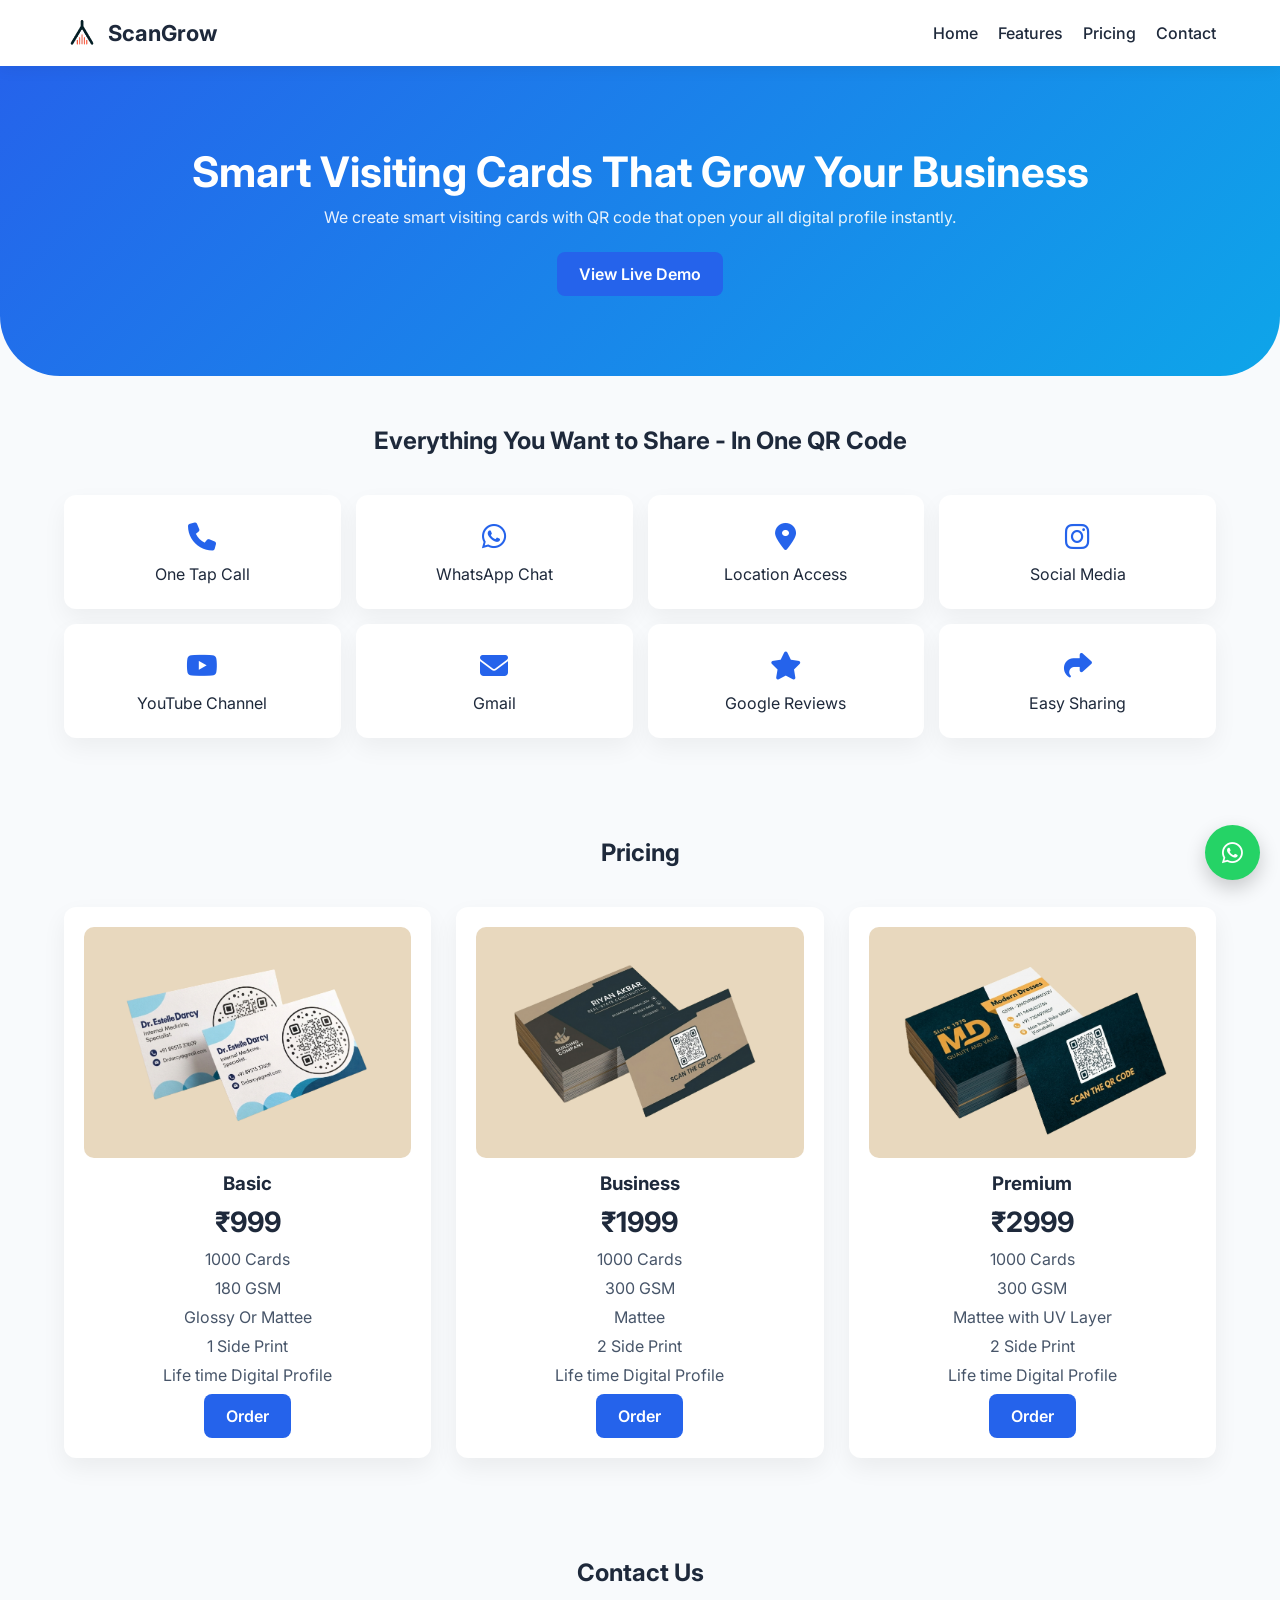
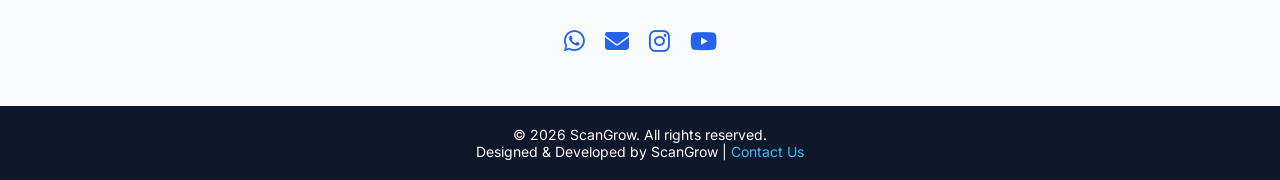
<file: index.html>
<!DOCTYPE html>
<html lang="en">
<head>

<meta charset="UTF-8">
<meta name="viewport" content="width=device-width, initial-scale=1.0">
<link href="https://unpkg.com/aos@2.3.4/dist/aos.css" rel="stylesheet">


<title>ScanGrow | Smart Visiting Cards</title>

<link href="https://fonts.googleapis.com/css2?family=Inter:wght@400;600;700&display=swap" rel="stylesheet">

<!-- FONT AWESOME -->
<link rel="stylesheet" href="https://cdnjs.cloudflare.com/ajax/libs/font-awesome/6.5.0/css/all.min.css"/>
<!-- WHATSAPP FLOAT BUTTON -->
<a href="https://wa.me/918951337609?text=More%20info%20about%20Smart%20Visiting%20Cards" class="whatsapp-float" target="_blank"> <i class="fa-brands fa-whatsapp"></i> </a>

<style>
.whatsapp-float{
text-decoration: none;
position:fixed;
bottom:20px;
right:20px;
background:#25D366;
color:white;
font-size:24px;
width:55px;
height:55px;
display:flex;
align-items:center;
justify-content:center;
border-radius:50%;
box-shadow:0 8px 20px rgba(0,0,0,0.2);
z-index:1000;
transition:.3s;
}

.whatsapp-float:hover{
transform:scale(1.1);
background:#1ebe5d;
}
</style>

<style>

*{margin:0;padding:0;box-sizing:border-box;}

body{
font-family:'Inter',sans-serif;
background:#f8fafc;
color:#1e293b;
}

/* CONTAINER */
.container{
width:90%;
max-width:1200px;
margin:auto;
}

/* HEADER */
header{
background:#fff;
box-shadow:0 4px 15px rgba(0,0,0,0.05);
position:sticky;
top:0;
z-index:1000;
}

.nav{
display:flex;
justify-content:space-between;
align-items:center;
padding:15px 0;
}

.logo{
font-size:22px;
font-weight:700;
}

.nav-links{
display:flex;
gap:20px;
}

.nav-links a{
text-decoration:none;
color:#1e293b;
font-weight:500;
}

.menu-toggle{
display:none;
font-size:22px;
cursor:pointer;
}

/* BUTTON */
.btn{
padding:12px 22px;
background:#2563eb;
color:white;
border-radius:8px;
text-decoration:none;
font-weight:600;
display:inline-block;
transition:.3s;
}
.btn:hover{background:#1d4ed8;}

/* HERO */
.hero{
padding:80px 0;
text-align:center;
background:linear-gradient(135deg,#2563eb,#0ea5e9);
color:white;
border-bottom-left-radius:60px;
border-bottom-right-radius:60px;
}

.hero h1{
font-size:42px;
margin-bottom:10px;
}

.hero p{
opacity:0.9;
max-width:650px;
margin:auto;
margin-bottom:25px;
}

/* GRID */
.grid{
  display: grid;
  grid-template-columns: repeat(2, 1fr); /* mobile default */
  gap: 15px;
}

/* Tablet */
@media (min-width: 600px){
  .grid{
    grid-template-columns: repeat(3, 1fr);
  }
}

/* Desktop */
@media (min-width: 900px){
  .grid{
    grid-template-columns: repeat(4, 1fr);
  }
}

.card{
background:white;
padding:25px;
border-radius:12px;
text-align:center;
box-shadow:0 10px 25px rgba(0,0,0,0.05);
transition:.3s;
}
.card:hover{
transform:translateY(-5px);
}

/* ICON */
.icon{
font-size:28px;
margin-bottom:10px;
color:#2563eb;
}

/* SECTION */
.section{
padding:50px 0;
}
.section h2{
text-align:center;
margin-bottom:40px;
}

/* PRICING */
.pricing{
display:grid;
grid-template-columns:repeat(auto-fit,minmax(280px,1fr));
gap:25px;
}

.price-card{
background:white;
padding:20px;
border-radius:12px;
text-align:center;
box-shadow:0 10px 25px rgba(0,0,0,0.06);
transition:.3s;
}
.price-card:hover{
transform:scale(1.03);
}

.price-card img{
width:100%;
border-radius:10px;
margin-bottom:10px;
}

.price{
font-size:28px;
font-weight:700;
margin:10px 0;
}

.price-card ul{
list-style:none;
}
.price-card li{
margin:9px 0;
color:#475569;
}

/* CONTACT */
.contact-icons{
display:flex;
justify-content:center;
gap:20px;
margin-top:20px;
}

.contact-icons a{
font-size:24px;
color:#2563eb;
}

/* MOBILE */
@media(max-width:768px){

.nav-links{
position:absolute;
top:60px;
left:0;
width:100%;
background:#fff;
flex-direction:column;
align-items:center;
display:none;
padding:20px 0;
}

.nav-links.active{
display:flex;
}

.menu-toggle{
display:block;
}
.hero h1{font-size:28px;}
}

.logo {
  display: flex;
  align-items: center;
  gap: 8px;
  font-size: 22px;
  font-weight: 700;
}

.logo img {
  width: 36px;
  height: auto;
}

section {
  scroll-margin-top: 50px;
}
</style>
</head>

<body>

<!-- HEADER -->
<header>
  <div class="container nav">

    <div class="logo">
      <img src="assets/logo.png" alt="ScanGrow Logo">
      <span>ScanGrow</span>
    </div>

    <div class="menu-toggle" onclick="toggleMenu()">
      <i class="fa-solid fa-bars"></i>
    </div>

    <div class="nav-links" id="navLinks">
      <a href="#">Home</a>
      <a href="#features">Features</a>
      <a href="#pricing">Pricing</a>
      <a href="#contact">Contact</a>
    </div>

  </div>
</header>

<!-- HERO -->
<section class="hero">
<div class="container">
<h1>Smart Visiting Cards That Grow Your Business</h1>
<p>We create smart visiting cards with QR code that open your all digital profile instantly.</p>
<a class="btn" href="https://scangrow.in/demo" target="_blank">
  View Live Demo
</a>
</div>
</section>

<!-- FEATURES -->
<section class="section" id="features">
<div class="container">
<h2>Everything You Want to Share - In One QR Code</h2>

<div class="grid">

<div class="card">
<div class="icon"><i class="fa-solid fa-phone"></i></div>
One Tap Call
</div>

<div class="card">
<div class="icon"><i class="fa-brands fa-whatsapp"></i></div>
WhatsApp Chat
</div>

<div class="card">
<div class="icon"><i class="fa-solid fa-location-dot"></i></div>
Location Access
</div>

<div class="card">
<div class="icon"><i class="fa-brands fa-instagram"></i></div>
Social Media
</div>

<div class="card">
<div class="icon"><i class="fa-brands fa-youtube"></i></div>
YouTube Channel
</div>

<div class="card">
<div class="icon"><i class="fa-solid fa-envelope"></i></div>
Gmail
</div>

<div class="card">
<div class="icon"><i class="fa-solid fa-star"></i></div>
Google Reviews
</div>

<div class="card">
<div class="icon"><i class="fa-solid fa-share"></i></div>
Easy Sharing
</div>


</div>
</div>
</section>

<!-- PRICING -->
<section class="section" id="pricing">
<div class="container">
<h2>Pricing</h2>

<div class="pricing">

<div class="price-card">
<img src="assets/pic1.jpg">
<h3>Basic</h3>
<div class="price">₹999</div>
<ul>
<li>1000 Cards</li>
<li>180 GSM</li>
<li>Glossy Or Mattee</li>
<li>1 Side Print</li>
<li>Life time Digital Profile</li>
</ul>
<a class="btn" href="https://wa.me/918951337609?text=Want%20Basic%20Smart%20Visiting%20Cards" target="_blank">
  Order
</a>
</div>

<div class="price-card">
<img src="assets/pic2.jpg">
<h3>Business</h3>
<div class="price">₹1999</div>
<ul>
<li>1000 Cards</li>
<li>300 GSM</li>
<li>Mattee</li>
<li>2 Side Print</li>
<li>Life time Digital Profile</li>
</ul>
<a class="btn" href="https://wa.me/918951337609?text=Want%20Business%20Smart%20Visiting%20Cards" target="_blank">
  Order
</a>
</div>

<div class="price-card">
<img src="assets/pic3.jpg">
<h3>Premium</h3>
<div class="price">₹2999</div>
<ul>
<li>1000 Cards</li>
<li>300 GSM</li>
<li>Mattee with UV Layer</li>
<li>2 Side Print</li>
<li>Life time Digital Profile</li>
</ul>
<a class="btn" href="https://wa.me/918951337609?text=Want%20Premium%20Smart%20Visiting%20Cards" target="_blank">
  Order
</a>
</div>

</div>
</div>
</section>

<!-- CONTACT -->
<section class="section" id="contact">
<div class="container" style="text-align:center;">
<h2>Contact Us</h2>

<div class="contact-icons">
<a href="https://wa.me/918951337609?text=More%20info%20about%20Smart%20Visiting%20Cards" target="_blank">
  <i class="fa-brands fa-whatsapp"></i>
</a>

<a href="https://mail.google.com/mail/?view=cm&fs=1&to=scangrowofficial@gmail.com" target="_blank">
    <i class="fa-solid fa-envelope"></i>
</a>
<a href="https://www.instagram.com/scangrow.in" target="_blank">
  <i class="fa-brands fa-instagram"></i>
</a>

<a href="https://www.youtube.com/@scangrow" target="_blank">
  <i class="fa-brands fa-youtube"></i>
</a>


</div>
</section>

<footer style="text-align:center;padding:20px;background:#0f172a;color:white;font-size:14px;">
  <p>© 2026 ScanGrow. All rights reserved.</p>
  <p>
    Designed & Developed by ScanGrow | 
    <a href="https://mail.google.com/mail/?view=cm&fs=1&to=scangrowofficial@gmail.com" target="_blank" style="color:#38bdf8;text-decoration:none;">
      Contact Us
    </a>
  </p>
</footer>

<script>
function toggleMenu(){
document.getElementById("navLinks").classList.toggle("active");
}
</script>
<script src="https://unpkg.com/aos@2.3.4/dist/aos.js"></script> <script> AOS.init({ duration:1000, once:true }); </script>
<script>
const navLinks = document.getElementById("navLinks");

function toggleMenu() {
  navLinks.classList.toggle("active");
}

// Auto close when any link is clicked
document.querySelectorAll("#navLinks a").forEach(link => {
  link.addEventListener("click", () => {
    navLinks.classList.remove("active");
  });
});
</script>
</body>
</html>
</file>
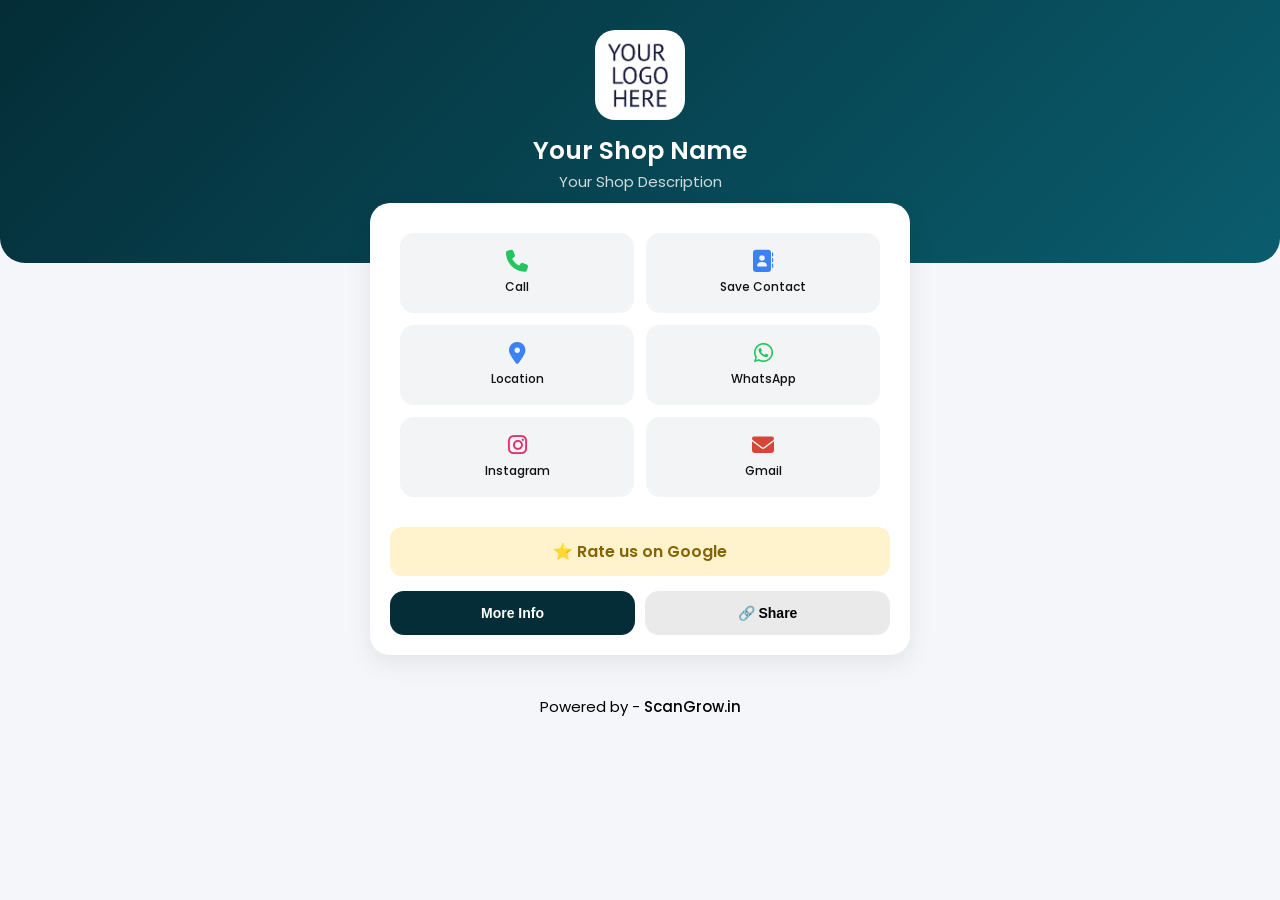
<file: demo/index.html>
<!DOCTYPE html>
<html lang="en">
<head>
<meta charset="UTF-8">
<meta name="viewport" content="width=device-width, initial-scale=1.0">
<title>ScanGrow Demo</title>

<!-- Google tag (gtag.js) -->
<script async src="https://www.googletagmanager.com/gtag/js?id=G-F76BPDDP36"></script>
<script>
  window.dataLayer = window.dataLayer || [];
  function gtag(){dataLayer.push(arguments);}
  gtag('js', new Date());

  gtag('config', 'G-F76BPDDP36');
</script>

<link href="https://fonts.googleapis.com/css2?family=Poppins:wght@400;600&display=swap" rel="stylesheet">
<link rel="stylesheet" href="https://cdnjs.cloudflare.com/ajax/libs/font-awesome/6.5.0/css/all.min.css" />

<style>
body{
  margin:0;
  font-family:Poppins;
  background:#f5f6fa;
}

/* HEADER */
.header{
  background:linear-gradient(135deg,#042d37,#0a5c6d);
  color:#fff;
  padding:30px 20px 70px;
  text-align:center;
  border-bottom-left-radius:25px;
  border-bottom-right-radius:25px;
}

.logo{
  width:90px;
  height:90px;
  border-radius:20px;
  background:#fff;
  margin:auto;
  overflow:hidden;
}

.logo img{
  width:100%;
  height:100%;
  object-fit:cover;
}

.title{
  font-size:25px;
  margin-top:12px;
  font-weight:600;
}

.subtitle{
  font-size:15px;
  opacity:.8;
}

/* MAIN CARD */
.card{
  background:#fff;
  margin:-45px 15px 20px;
  border-radius:20px;
  padding:20px;
  box-shadow:0 8px 25px rgba(0,0,0,.08);
}

/* BUTTON GRID */
.actions{
  display:grid;
  grid-template-columns:repeat(auto-fit,minmax(110px,1fr));
  gap:10px;
  margin-bottom:20px;
}

.action-btn{
  background:#f1f2f6;
  padding:12px;
  border-radius:14px;
  font-size:13px;
  text-align:center;
  text-decoration:none;
  color:#333;
  font-weight:600;
  transition:.2s;
}

.action-btn:hover{
  background:#042d37;
  color:#fff;
}

/* GOOGLE REVIEW */
.review{
  margin:15px 0;
}

.review a{
  display:block;
  text-align:center;
  background:#fff3cd;
  padding:12px;
  border-radius:12px;
  text-decoration:none;
  font-weight:600;
  color:#856404;
}

/* BIG BUTTONS */
.big-buttons{
  display:flex;
  gap:10px;
  margin-top:15px;
}

.big-btn{
  flex:1;
  padding:14px;
  border-radius:14px;
  border:none;
  font-weight:600;
  font-size:14px;
  cursor:pointer;
}

.about-btn{
  background:#042d37;
  color:#fff;
}

.share-btn{
  background:#eaeaea;
}

/* ABOUT */
#about{
  display:none;
  margin-top:15px;
  font-size:14px;
  line-height:1.6;
}

/* RESPONSIVE */
@media (min-width:768px){
  .card{
    max-width:500px;
    margin:-60px auto 30px;
  }
}

.action-grid {
  display: grid;
  grid-template-columns: repeat(2, 1fr);
  gap: 12px;
  padding: 10px;
}

.action-card {
  display: flex;
  flex-direction: column;
  align-items: center;
  justify-content: center;

  height: 80px;
  border-radius: 14px;

  background: #f3f4f6;
  color: #111;

  text-decoration: none;
  font-family: 'Poppins', sans-serif;

  transition: all 0.25s ease;
}

/* ICON */
.action-card i {
  font-size: 22px;
  margin-bottom: 6px;
}

/* TEXT */
.action-card span {
  font-size: 12px;
  font-weight: 500;
}

/* HOVER */
.action-card:hover {
  transform: translateY(-3px);
  background: #042d37;
  color: white;
}

/* PRIMARY (CALL BUTTON SPECIAL) */
.action-card.primary {
  background: #111;
  color: white;
}

/* DEFAULT ICON */
.action-card i {
  font-size: 22px;
  margin-bottom: 6px;
  color: #111;
}

/* BRAND COLORS */
.action-card.whatsapp i {
  color: #22c55e;
}

.action-card.instagram i {
  color: #E1306C;
}

.action-card.youtube i {
  color: #FF0000;
}

.action-card.location i {
  color: #3b82f6;
}

.action-card.call i {
  color: #22c55e;
}

.action-card.envelope i {
  color: #D44638;
}

.action-card.save-contact i {
  color: #3b82f6;
}

.action-card.snapchat i {
  background: #FFFC00;
    color: #000;
}

</style>
</head>

<body>

<div class="header">
  <div class="logo">
    <img src="../assets/demo.jpg" alt="logo">
  </div>
  <div class="title">Your Shop Name</div>
  <div class="subtitle">Your Shop Description</div>
</div>

<div class="card">

  <!-- ACTION BUTTONS -->
  <div class="actions">

   <div class="action-grid">

  <a href="tel:+916364369405" class="action-card call" target="_blank">
    <i class="fa-solid fa-phone"></i>
    <span>Call</span>
  </a>

<a href="contact.vcf" download class="action-card save-contact">
  <i class="fa-solid fa-address-book"></i>
  <span>Save Contact</span>
</a>

<a href="https://maps.app.goo.gl/382ZDhrJkkBmwn739" class="action-card location" target="_blank">
    <i class="fa-solid fa-location-dot"></i>
    <span>Location</span>
  </a>

  <a href="https://wa.me/916364369405?text=Want%20Basic%20Smart%20Visiting%20Cards" class="action-card whatsapp" target="_blank">
    <i class="fa-brands fa-whatsapp"></i>
    <span>WhatsApp</span>
  </a>
  

  <a href="https://www.instagram.com/scangrow.in" class="action-card instagram" target="_blank">
    <i class="fa-brands fa-instagram"></i>
    <span>Instagram</span>
  </a>
  
  <a href="https://mail.google.com/mail/?view=cm&fs=1&to=scangrowofficial@gmail.com" class="action-card envelope" target="_blank">
    <i class="fa-solid fa-envelope"></i>
    <span>Gmail</span>
  </a>
  

</div>
  
  </div>

  <!-- GOOGLE REVIEW -->
  <div class="review">
    <a href="https://www.google.com/search?sca_esv=ab7f61c36d6d1228&rlz=1C1CHBD_enIN955IN955&sxsrf=ANbL-n72_QOr5No7Rlzily_Kdk0RQ2K0vg:1774609138821&si=AL3DRZEsmMGCryMMFSHJ3StBhOdZ2-6yYkXd_doETEE1OR-qOXTUbRBEmLp1iU0PF9FKsWYOGXqPp7QkkPNxSI7oJZyqakzCNx2hQyzGwN_5K6EL9Q0tJHEeBtqmg3g7LwPIyFMKshKbpRgsj8N8I8SxC6DeU2XnFLun0OjdVD7sYg07hClw7Zs%3D&q=Paper+N+Print+%28Thermal+Billing+Roll+Supplier%29+Reviews&sa=X&ved=2ahUKEwjFsNaa9r-TAxU4SmwGHeqcIfgQ0bkNegQINxAH&biw=1440&bih=739&dpr=1" target="_blank">
      ⭐ Rate us on Google
    </a>
  </div>

  <!-- BIG BUTTONS -->
  <div class="big-buttons">
    <button class="big-btn about-btn" onclick="toggleAbout()">More Info</button>
    <button class="big-btn share-btn" onclick="sharePage()">🔗 Share</button>
  </div>

  <!-- ABOUT -->
  <div id="about">
    <p>
      Show more about your shop, your services, and everything you offer.<br><br>
      With - ScanGrow
    </p>
  </div>

</div>

<script>
function toggleAbout(){
  let a=document.getElementById("about");
  a.style.display = (a.style.display==="block") ? "none" : "block";
}

function sharePage(){
  if(navigator.share){
    navigator.share({
      title:"ScanGrow Demo",
      text:"Check this out",
      url:window.location.href
    });
  }else{
    alert("Sharing not supported on this device");
  }
}
</script>
<footer style="text-align:center; padding:10px; font-size:15px; color:#000000;">
  Powered by - 
  <a href="https://scangrow.in" target="_blank" style="color:#000000; text-decoration:none; font-weight:500;">
    ScanGrow.in
  </a>
</footer>
</body>
</html>
</file>
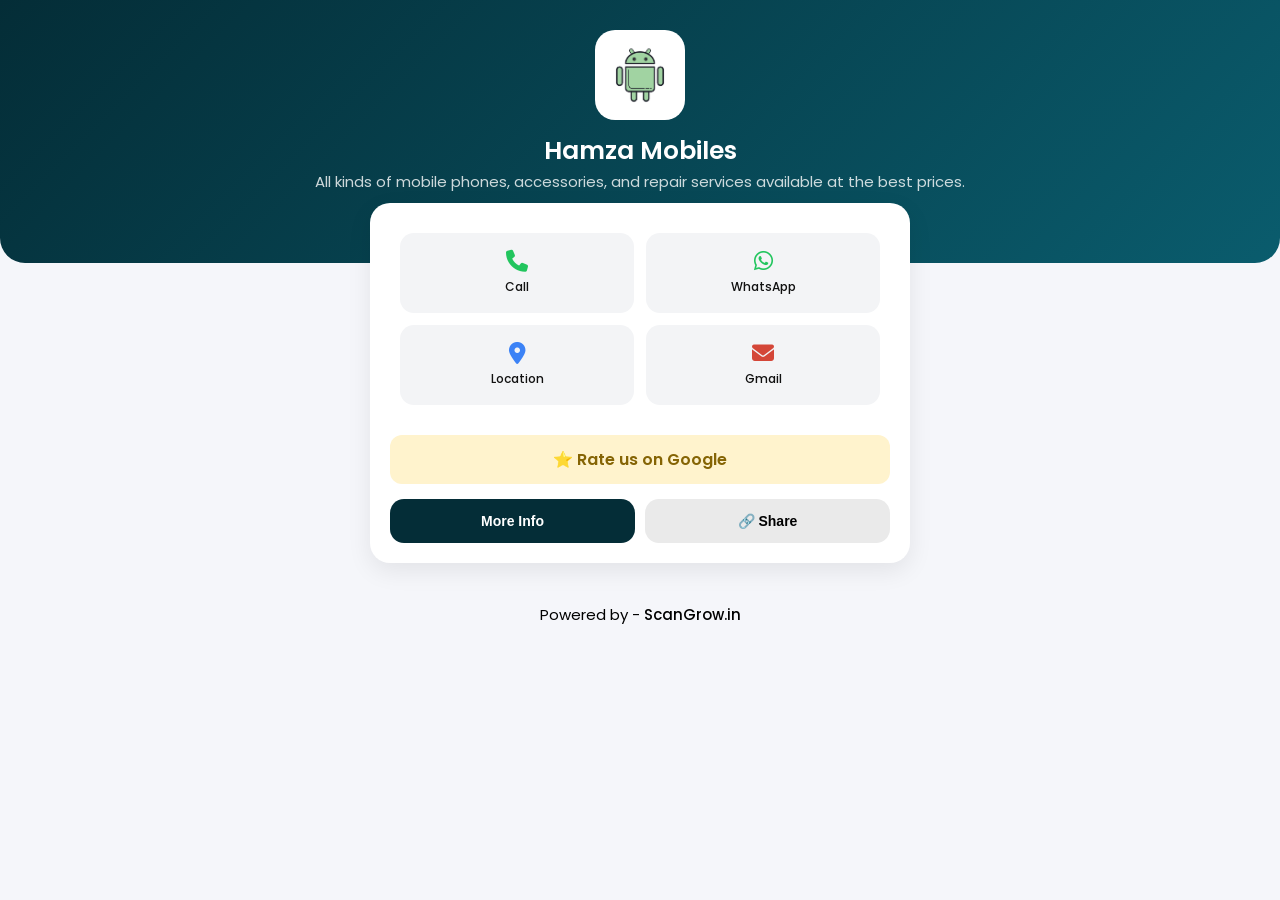
<file: hamzamobiles/index.html>
<!DOCTYPE html>
<html lang="en">
<head>
<meta charset="UTF-8">
<meta name="viewport" content="width=device-width, initial-scale=1.0">
<title>ScanGrow | Hamza Mobiles</title>

<!-- Google tag (gtag.js) -->
<script async src="https://www.googletagmanager.com/gtag/js?id=G-F76BPDDP36"></script>
<script>
  window.dataLayer = window.dataLayer || [];
  function gtag(){dataLayer.push(arguments);}
  gtag('js', new Date());

  gtag('config', 'G-F76BPDDP36');
</script>

<link href="https://fonts.googleapis.com/css2?family=Poppins:wght@400;600&display=swap" rel="stylesheet">
<link rel="stylesheet" href="https://cdnjs.cloudflare.com/ajax/libs/font-awesome/6.5.0/css/all.min.css" />

<style>
body{
  margin:0;
  font-family:Poppins;
  background:#f5f6fa;
}

/* HEADER */
.header{
  background:linear-gradient(135deg,#042d37,#0a5c6d);
  color:#fff;
  padding:30px 20px 70px;
  text-align:center;
  border-bottom-left-radius:25px;
  border-bottom-right-radius:25px;
}

.logo{
  width:90px;
  height:90px;
  border-radius:20px;
  background:#fff;
  margin:auto;
  overflow:hidden;
}

.logo img{
  width:100%;
  height:100%;
  object-fit:cover;
}

.title{
  font-size:25px;
  margin-top:12px;
  font-weight:600;
}

.subtitle{
  font-size:15px;
  opacity:.8;
}

/* MAIN CARD */
.card{
  background:#fff;
  margin:-45px 15px 20px;
  border-radius:20px;
  padding:20px;
  box-shadow:0 8px 25px rgba(0,0,0,.08);
}

/* BUTTON GRID */
.actions{
  display:grid;
  grid-template-columns:repeat(auto-fit,minmax(110px,1fr));
  gap:10px;
  margin-bottom:20px;
}

.action-btn{
  background:#f1f2f6;
  padding:12px;
  border-radius:14px;
  font-size:13px;
  text-align:center;
  text-decoration:none;
  color:#333;
  font-weight:600;
  transition:.2s;
}

.action-btn:hover{
  background:#042d37;
  color:#fff;
}

/* GOOGLE REVIEW */
.review{
  margin:15px 0;
}

.review a{
  display:block;
  text-align:center;
  background:#fff3cd;
  padding:12px;
  border-radius:12px;
  text-decoration:none;
  font-weight:600;
  color:#856404;
}

/* BIG BUTTONS */
.big-buttons{
  display:flex;
  gap:10px;
  margin-top:15px;
}

.big-btn{
  flex:1;
  padding:14px;
  border-radius:14px;
  border:none;
  font-weight:600;
  font-size:14px;
  cursor:pointer;
}

.about-btn{
  background:#042d37;
  color:#fff;
}

.share-btn{
  background:#eaeaea;
}

/* ABOUT */
#about{
  display:none;
  margin-top:15px;
  font-size:14px;
  line-height:1.6;
}

/* RESPONSIVE */
@media (min-width:768px){
  .card{
    max-width:500px;
    margin:-60px auto 30px;
  }
}

.action-grid {
  display: grid;
  grid-template-columns: repeat(2, 1fr);
  gap: 12px;
  padding: 10px;
}

.action-card {
  display: flex;
  flex-direction: column;
  align-items: center;
  justify-content: center;

  height: 80px;
  border-radius: 14px;

  background: #f3f4f6;
  color: #111;

  text-decoration: none;
  font-family: 'Poppins', sans-serif;

  transition: all 0.25s ease;
}

/* ICON */
.action-card i {
  font-size: 22px;
  margin-bottom: 6px;
}

/* TEXT */
.action-card span {
  font-size: 12px;
  font-weight: 500;
}

/* HOVER */
.action-card:hover {
  transform: translateY(-3px);
  background: #042d37;
  color: white;
}

/* PRIMARY (CALL BUTTON SPECIAL) */
.action-card.primary {
  background: #111;
  color: white;
}

/* DEFAULT ICON */
.action-card i {
  font-size: 22px;
  margin-bottom: 6px;
  color: #111;
}

/* BRAND COLORS */
.action-card.whatsapp i {
  color: #22c55e;
}

.action-card.instagram i {
  color: #E1306C;
}

.action-card.youtube i {
  color: #FF0000;
}

.action-card.location i {
  color: #3b82f6;
}

.action-card.call i {
  color: #22c55e;
}

.action-card.envelope i {
  color: #D44638;
}

.action-card.save-contact i {
  color: #3b82f6;
}

.action-card.snapchat i {
  background: #FFFC00;
    color: #000;
}

</style>
</head>

<body>

<div class="header">
  <div class="logo">
    <img src="../assets/andriod.png" alt="logo">
  </div>
  <div class="title">Hamza Mobiles</div>
  <div class="subtitle">All kinds of mobile phones, accessories, and repair services available at the best prices.</div>
</div>

<div class="card">

  <!-- ACTION BUTTONS -->
  <div class="actions">

   <div class="action-grid">

  <a href="tel:+919481948165" class="action-card call" target="_blank">
    <i class="fa-solid fa-phone"></i>
    <span>Call</span>
  </a>
  
  <a href="https://wa.me/919481948165" class="action-card whatsapp" target="_blank">
    <i class="fa-brands fa-whatsapp"></i>
    <span>WhatsApp</span>
  </a>

<a href="https://share.google/WGTxN1u9wPOO19cQw" class="action-card location" target="_blank">
    <i class="fa-solid fa-location-dot"></i>
    <span>Location</span>
  </a>
  
  <a href="https://mail.google.com/mail/?view=cm&fs=1&to=Hamzamobiles03@gmail.com" class="action-card envelope" target="_blank">
    <i class="fa-solid fa-envelope"></i>
    <span>Gmail</span>
  </a>
  
</div>
  
  </div>

  <!-- GOOGLE REVIEW -->
  <div class="review">
    <a href="https://www.google.com/search?sca_esv=8712aa7b0522de6e&rlz=1C1CHBD_enIN955IN955&sxsrf=APpeQnuabjatQTw4iCpE84wx9Q755RzWeQ:1781868662894&si=APenkKm7iecQ4G6P-TsbSMFKIQtv3EFIqRAFw-i8uEbk55Z-_2O7B-a12V6UrMTfEA-OvHsBk2rVdXPSlf3ETPjd_J4hP0B_yi8c-pcSP1_3WXKl-u-x5Rq0TD2aChLB5nQ_vvHRINQR3m2-wb2E8bbS3Q-HcPeczQ%3D%3D&q=Hamza+Mobile+Galaxy+Reviews&sa=X&ved=2ahUKEwiGmcCFmpOVAxWja2wGHWZwCT8Q0bkNegQINxAF&biw=1440&bih=739&dpr=1" target="_blank">
      ⭐ Rate us on Google
    </a>
  </div>

  <!-- BIG BUTTONS -->
  <div class="big-buttons">
    <button class="big-btn about-btn" onclick="toggleAbout()">More Info</button>
    <button class="big-btn share-btn" onclick="sharePage()">🔗 Share</button>
  </div>

  <!-- ABOUT -->
  <div id="about">
    <p>
      Hamza Mobiles offers a wide range of smartphones, mobile accessories, and expert repair services. We provide quality products, fast service, and affordable prices to meet all your mobile needs in one place.<br><br>
      - Hamza Mobiles
    </p>
  </div>

</div>

<script>
function toggleAbout(){
  let a=document.getElementById("about");
  a.style.display = (a.style.display==="block") ? "none" : "block";
}

function sharePage(){
  if(navigator.share){
    navigator.share({
      title:"ScanGrow Demo",
      text:"Check this out",
      url:window.location.href
    });
  }else{
    alert("Sharing not supported on this device");
  }
}
</script>
<footer style="text-align:center; padding:10px; font-size:15px; color:#000000;">
  Powered by - 
  <a href="https://scangrow.in" target="_blank" style="color:#000000; text-decoration:none; font-weight:500;">
    ScanGrow.in
  </a>
</footer>
</body>
</html>
</file>
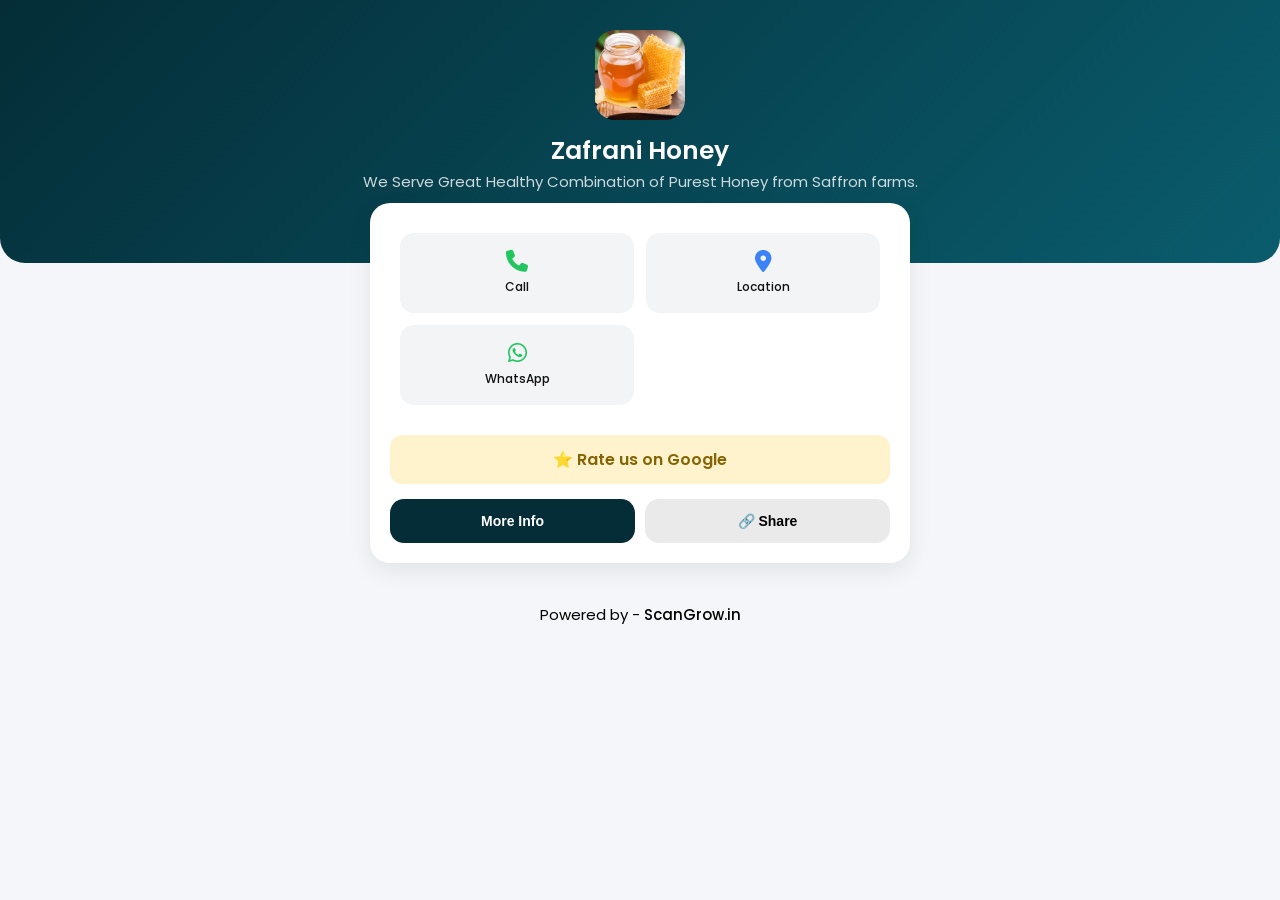
<file: honey/index.html>
<!DOCTYPE html>
<html lang="en">
<head>
<meta charset="UTF-8">
<meta name="viewport" content="width=device-width, initial-scale=1.0">
<title>Original Zafrani Honey</title>

<!-- Google tag (gtag.js) -->
<script async src="https://www.googletagmanager.com/gtag/js?id=G-F76BPDDP36"></script>
<script>
  window.dataLayer = window.dataLayer || [];
  function gtag(){dataLayer.push(arguments);}
  gtag('js', new Date());

  gtag('config', 'G-F76BPDDP36');
</script>

<link href="https://fonts.googleapis.com/css2?family=Poppins:wght@400;600&display=swap" rel="stylesheet">
<link rel="stylesheet" href="https://cdnjs.cloudflare.com/ajax/libs/font-awesome/6.5.0/css/all.min.css" />

<style>
body{
  margin:0;
  font-family:Poppins;
  background:#f5f6fa;
}

/* HEADER */
.header{
  background:linear-gradient(135deg,#042d37,#0a5c6d);
  color:#fff;
  padding:30px 20px 70px;
  text-align:center;
  border-bottom-left-radius:25px;
  border-bottom-right-radius:25px;
}

.logo{
  width:90px;
  height:90px;
  border-radius:20px;
  background:#fff;
  margin:auto;
  overflow:hidden;
}

.logo img{
  width:100%;
  height:100%;
  object-fit:cover;
}

.title{
  font-size:25px;
  margin-top:12px;
  font-weight:600;
}

.subtitle{
  font-size:15px;
  opacity:.8;
}

/* MAIN CARD */
.card{
  background:#fff;
  margin:-45px 15px 20px;
  border-radius:20px;
  padding:20px;
  box-shadow:0 8px 25px rgba(0,0,0,.08);
}

/* BUTTON GRID */
.actions{
  display:grid;
  grid-template-columns:repeat(auto-fit,minmax(110px,1fr));
  gap:10px;
  margin-bottom:20px;
}

.action-btn{
  background:#f1f2f6;
  padding:12px;
  border-radius:14px;
  font-size:13px;
  text-align:center;
  text-decoration:none;
  color:#333;
  font-weight:600;
  transition:.2s;
}

.action-btn:hover{
  background:#042d37;
  color:#fff;
}

/* GOOGLE REVIEW */
.review{
  margin:15px 0;
}

.review a{
  display:block;
  text-align:center;
  background:#fff3cd;
  padding:12px;
  border-radius:12px;
  text-decoration:none;
  font-weight:600;
  color:#856404;
}

/* BIG BUTTONS */
.big-buttons{
  display:flex;
  gap:10px;
  margin-top:15px;
}

.big-btn{
  flex:1;
  padding:14px;
  border-radius:14px;
  border:none;
  font-weight:600;
  font-size:14px;
  cursor:pointer;
}

.about-btn{
  background:#042d37;
  color:#fff;
}

.share-btn{
  background:#eaeaea;
}

/* ABOUT */
#about{
  display:none;
  margin-top:15px;
  font-size:14px;
  line-height:1.6;
}

/* RESPONSIVE */
@media (min-width:768px){
  .card{
    max-width:500px;
    margin:-60px auto 30px;
  }
}

.action-grid {
  display: grid;
  grid-template-columns: repeat(2, 1fr);
  gap: 12px;
  padding: 10px;
}

.action-card {
  display: flex;
  flex-direction: column;
  align-items: center;
  justify-content: center;

  height: 80px;
  border-radius: 14px;

  background: #f3f4f6;
  color: #111;

  text-decoration: none;
  font-family: 'Poppins', sans-serif;

  transition: all 0.25s ease;
}

/* ICON */
.action-card i {
  font-size: 22px;
  margin-bottom: 6px;
}

/* TEXT */
.action-card span {
  font-size: 12px;
  font-weight: 500;
}

/* HOVER */
.action-card:hover {
  transform: translateY(-3px);
  background: #042d37;
  color: white;
}

/* PRIMARY (CALL BUTTON SPECIAL) */
.action-card.primary {
  background: #111;
  color: white;
}

/* DEFAULT ICON */
.action-card i {
  font-size: 22px;
  margin-bottom: 6px;
  color: #111;
}

/* BRAND COLORS */
.action-card.whatsapp i {
  color: #22c55e;
}

.action-card.instagram i {
  color: #E1306C;
}

.action-card.youtube i {
  color: #FF0000;
}

.action-card.location i {
  color: #3b82f6;
}

.action-card.call i {
  color: #22c55e;
}

.action-card.envelope i {
  color: #D44638;
}

.action-card.save-contact i {
  color: #3b82f6;
}

.action-card.snapchat i {
  background: #FFFC00;
    color: #000;
}

</style>
</head>

<body>

<div class="header">
  <div class="logo">
    <img src="../assets/honey.webp" alt="logo">
  </div>
  <div class="title">Zafrani Honey</div>
  <div class="subtitle">We Serve Great Healthy Combination of Purest Honey from Saffron farms.

</div>
</div>

<div class="card">

  <!-- ACTION BUTTONS -->
  <div class="actions">

   <div class="action-grid">
  
  <a href="tel:+917795215055" class="action-card call" target="_blank">
    <i class="fa-solid fa-phone"></i>
    <span>Call</span>
  </a>
  
<a href="https://maps.app.goo.gl/Fkbo7xHrKUZrpYKVA" class="action-card location" target="_blank">
    <i class="fa-solid fa-location-dot"></i>
    <span>Location</span>
  </a>

  <a href="https://wa.me/917795215055?text=Want%20Original%20Zafrani%20Honey" class="action-card whatsapp" target="_blank">
    <i class="fa-brands fa-whatsapp"></i>
    <span>WhatsApp</span>
  </a>
</div>
  
  </div>

  <!-- GOOGLE REVIEW -->
  <div class="review">
    <a href="https://maps.app.goo.gl/Fkbo7xHrKUZrpYKVA" target="_blank">
      ⭐ Rate us on Google
    </a>
  </div>

  <!-- BIG BUTTONS -->
  <div class="big-buttons">
    <button class="big-btn about-btn" onclick="toggleAbout()">More Info</button>
    <button class="big-btn share-btn" onclick="sharePage()">🔗 Share</button>
  </div>

  <!-- ABOUT -->
  <div id="about">
    <p>
      We Provide Original Zafrani Honey from the Valleys of Kashmir.<br><br>
      With - Asale Musaffa
    </p>
  </div>

</div>

<script>
function toggleAbout(){
  let a=document.getElementById("about");
  a.style.display = (a.style.display==="block") ? "none" : "block";
}

function sharePage(){
  if(navigator.share){
    navigator.share({
      title:"ScanGrow Demo",
      text:"Check this out",
      url:window.location.href
    });
  }else{
    alert("Sharing not supported on this device");
  }
}
</script>
<footer style="text-align:center; padding:10px; font-size:15px; color:#000000;">
  Powered by - 
  <a href="https://scangrow.in" target="_blank" style="color:#000000; text-decoration:none; font-weight:500;">
    ScanGrow.in
  </a>
</footer>
</body>
</html>
</file>
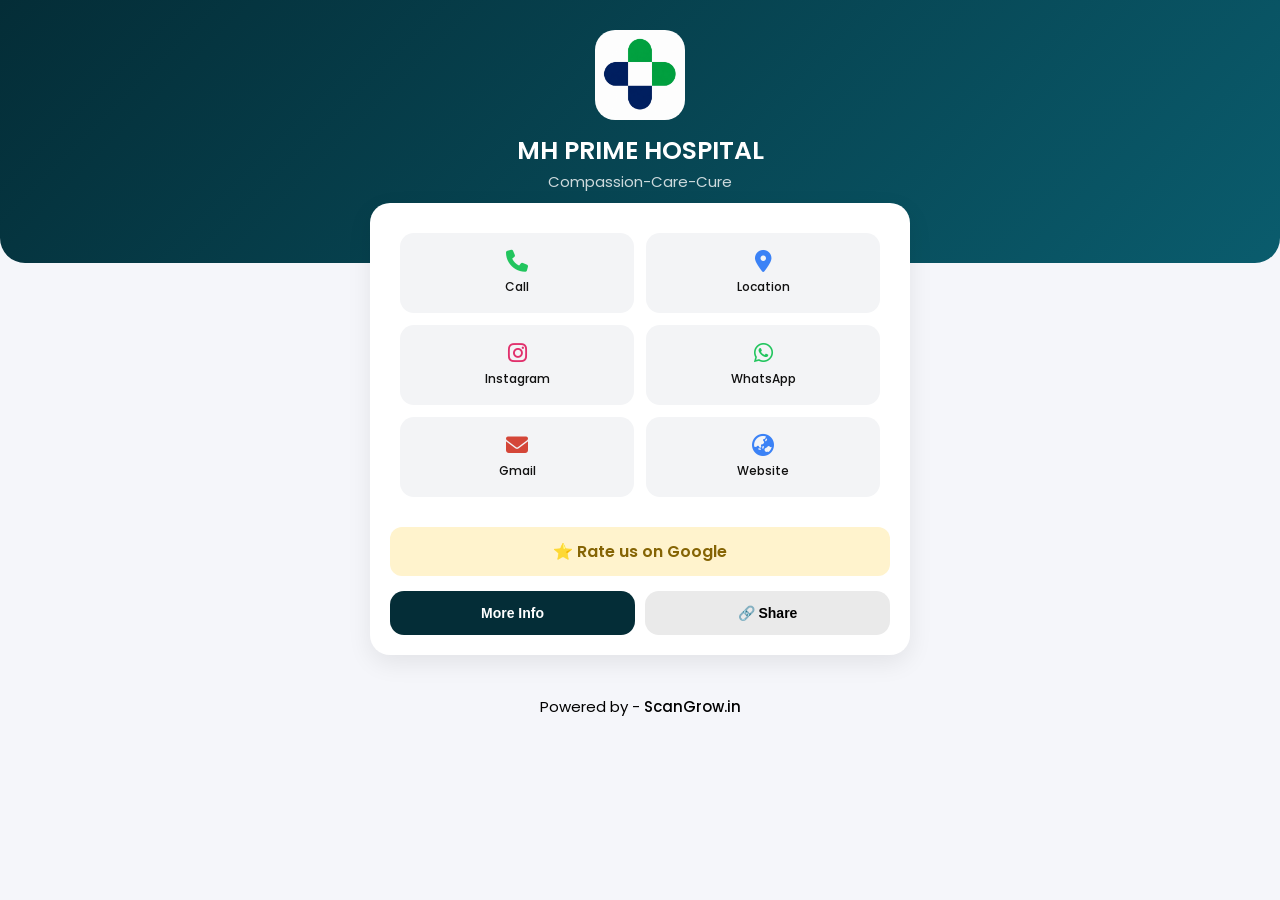
<file: mhprimehospital/index.html>
<!DOCTYPE html>
<html lang="en">
<head>
<meta charset="UTF-8">
<meta name="viewport" content="width=device-width, initial-scale=1.0">
<title>MH PRIME HOSPITAL - PROFILE</title>

<!-- Google tag (gtag.js) -->
<script async src="https://www.googletagmanager.com/gtag/js?id=G-F76BPDDP36"></script>
<script>
  window.dataLayer = window.dataLayer || [];
  function gtag(){dataLayer.push(arguments);}
  gtag('js', new Date());

  gtag('config', 'G-F76BPDDP36');
</script>

<link href="https://fonts.googleapis.com/css2?family=Poppins:wght@400;600&display=swap" rel="stylesheet">
<link rel="stylesheet" href="https://cdnjs.cloudflare.com/ajax/libs/font-awesome/6.5.0/css/all.min.css" />

<style>
body{
  margin:0;
  font-family:Poppins;
  background:#f5f6fa;
}

/* HEADER */
.header{
  background:linear-gradient(135deg,#042d37,#0a5c6d);
  color:#fff;
  padding:30px 20px 70px;
  text-align:center;
  border-bottom-left-radius:25px;
  border-bottom-right-radius:25px;
}

.logo{
  width:90px;
  height:90px;
  border-radius:20px;
  background:#fff;
  margin:auto;
  overflow:hidden;
}

.logo img{
  width:100%;
  height:100%;
  object-fit:cover;
}

.title{
  font-size:25px;
  margin-top:12px;
  font-weight:600;
}

.subtitle{
  font-size:15px;
  opacity:.8;
}

/* MAIN CARD */
.card{
  background:#fff;
  margin:-45px 15px 20px;
  border-radius:20px;
  padding:20px;
  box-shadow:0 8px 25px rgba(0,0,0,.08);
}

/* BUTTON GRID */
.actions{
  display:grid;
  grid-template-columns:repeat(auto-fit,minmax(110px,1fr));
  gap:10px;
  margin-bottom:20px;
}

.action-btn{
  background:#f1f2f6;
  padding:12px;
  border-radius:14px;
  font-size:13px;
  text-align:center;
  text-decoration:none;
  color:#333;
  font-weight:600;
  transition:.2s;
}

.action-btn:hover{
  background:#042d37;
  color:#fff;
}

/* GOOGLE REVIEW */
.review{
  margin:15px 0;
}

.review a{
  display:block;
  text-align:center;
  background:#fff3cd;
  padding:12px;
  border-radius:12px;
  text-decoration:none;
  font-weight:600;
  color:#856404;
}

/* BIG BUTTONS */
.big-buttons{
  display:flex;
  gap:10px;
  margin-top:15px;
}

.big-btn{
  flex:1;
  padding:14px;
  border-radius:14px;
  border:none;
  font-weight:600;
  font-size:14px;
  cursor:pointer;
}

.about-btn{
  background:#042d37;
  color:#fff;
}

.share-btn{
  background:#eaeaea;
}

/* ABOUT */
#about{
  display:none;
  margin-top:15px;
  font-size:14px;
  line-height:1.6;
}

/* RESPONSIVE */
@media (min-width:768px){
  .card{
    max-width:500px;
    margin:-60px auto 30px;
  }
}

.action-grid {
  display: grid;
  grid-template-columns: repeat(2, 1fr);
  gap: 12px;
  padding: 10px;
}

.action-card {
  display: flex;
  flex-direction: column;
  align-items: center;
  justify-content: center;

  height: 80px;
  border-radius: 14px;

  background: #f3f4f6;
  color: #111;

  text-decoration: none;
  font-family: 'Poppins', sans-serif;

  transition: all 0.25s ease;
}

/* ICON */
.action-card i {
  font-size: 22px;
  margin-bottom: 6px;
}

/* TEXT */
.action-card span {
  font-size: 12px;
  font-weight: 500;
}

/* HOVER */
.action-card:hover {
  transform: translateY(-3px);
  background: #042d37;
  color: white;
}

/* PRIMARY (CALL BUTTON SPECIAL) */
.action-card.primary {
  background: #111;
  color: white;
}

/* DEFAULT ICON */
.action-card i {
  font-size: 22px;
  margin-bottom: 6px;
  color: #111;
}

/* BRAND COLORS */
.action-card.whatsapp i {
  color: #22c55e;
}

.action-card.instagram i {
  color: #E1306C;
}

.action-card.youtube i {
  color: #FF0000;
}

.action-card.location i {
  color: #3b82f6;
}

.action-card.call i {
  color: #22c55e;
}

.action-card.envelope i {
  color: #D44638;
}

.action-card.save-contact i {
  color: #3b82f6;
}

.action-card.snapchat i {
  background: #FFFC00;
    color: #000;
}

</style>
</head>

<body>

<div class="header">
  <div class="logo">
    <img src="../assets/hosp.png" alt="logo">
  </div>
  <div class="title">MH PRIME HOSPITAL</div>
  <div class="subtitle">Compassion-Care-Cure</div>
</div>

<div class="card">

  <!-- ACTION BUTTONS -->
  <div class="actions">

   <div class="action-grid">

  <a href="tel:+917676275062" class="action-card call" target="_blank">
    <i class="fa-solid fa-phone"></i>
    <span>Call</span>
  </a>

<a href="https://maps.app.goo.gl/kc4EWV5B3otyBy9d9" class="action-card location" target="_blank">
    <i class="fa-solid fa-location-dot"></i>
    <span>Location</span>
  </a>
  
  <a href="https://www.instagram.com/mhprimehospital" class="action-card instagram" target="_blank">
    <i class="fa-brands fa-instagram"></i>
    <span>Instagram</span>
  </a>

  <a href="https://wa.me/918310909653" class="action-card whatsapp" target="_blank">
    <i class="fa-brands fa-whatsapp"></i>
    <span>WhatsApp</span>
  </a>
 
  
  <a href="https://mail.google.com/mail/?view=cm&fs=1&to=mhprimehospital@gmail.com" class="action-card envelope" target="_blank">
    <i class="fa-solid fa-envelope"></i>
    <span>Gmail</span>
  </a>
  
  <a href="https://mhprimehospital.in" class="action-card location" target="_blank">
  <i class="fa-solid fa-earth-asia"></i>
  <span>Website</span>
</a>
  

</div>
  
  </div>

  <!-- GOOGLE REVIEW -->
  <div class="review">
    <a href="https://www.google.com/maps/place/MH+Prime+Hospital/@17.9081991,77.5045479,17z/data=!4m8!3m7!1s0x3bcec7005cf05d53:0x3cbbbe979e75b41b!8m2!3d17.908194!4d77.5071228!9m1!1b1!16s%2Fg%2F11nbpff3l2?entry=ttu&g_ep=EgoyMDI2MDcyMC4wIKXMDSoASAFQAw%3D%3D" target="_blank">
      ⭐ Rate us on Google
    </a>
  </div>

  <!-- BIG BUTTONS -->
  <div class="big-buttons">
    <button class="big-btn about-btn" onclick="toggleAbout()">More Info</button>
    <button class="big-btn share-btn" onclick="sharePage()">🔗 Share</button>
  </div>

  <!-- ABOUT -->
  <div id="about">
    <p>
  At MH Prime Hospital, your health is our priority. We provide compassionate, personalized, and advanced medical care in a warm and welcoming environment, ensuring every patient feels safe, respected, and cared for.
  <br><br>
  <strong>Dr. MD. Asif Hussain</strong><br>
  MBBS, MD (Internal Medicine) | Consultant Physician & Diabetologist<br>
  <br>
  <strong>Dr. Shaza Rijab Baag</strong><br>
  MBBS, MS (Obstetrics & Gynaecology) | Fellowship in Reproduction Medicine & Infertility
</p>
  </div>

</div>

<script>
function toggleAbout(){
  let a=document.getElementById("about");
  a.style.display = (a.style.display==="block") ? "none" : "block";
}

function sharePage(){
  if(navigator.share){
    navigator.share({
      title:"ScanGrow Demo",
      text:"Check this out",
      url:window.location.href
    });
  }else{
    alert("Sharing not supported on this device");
  }
}
</script>
<footer style="text-align:center; padding:10px; font-size:15px; color:#000000;">
  Powered by - 
  <a href="https://wa.me/918951337609?text=Want%20Digital%20Visiting%20Cards" target="_blank" style="color:#000000; text-decoration:none; font-weight:500;">
    ScanGrow.in
  </a>
</footer>
</body>
</html>
</file>
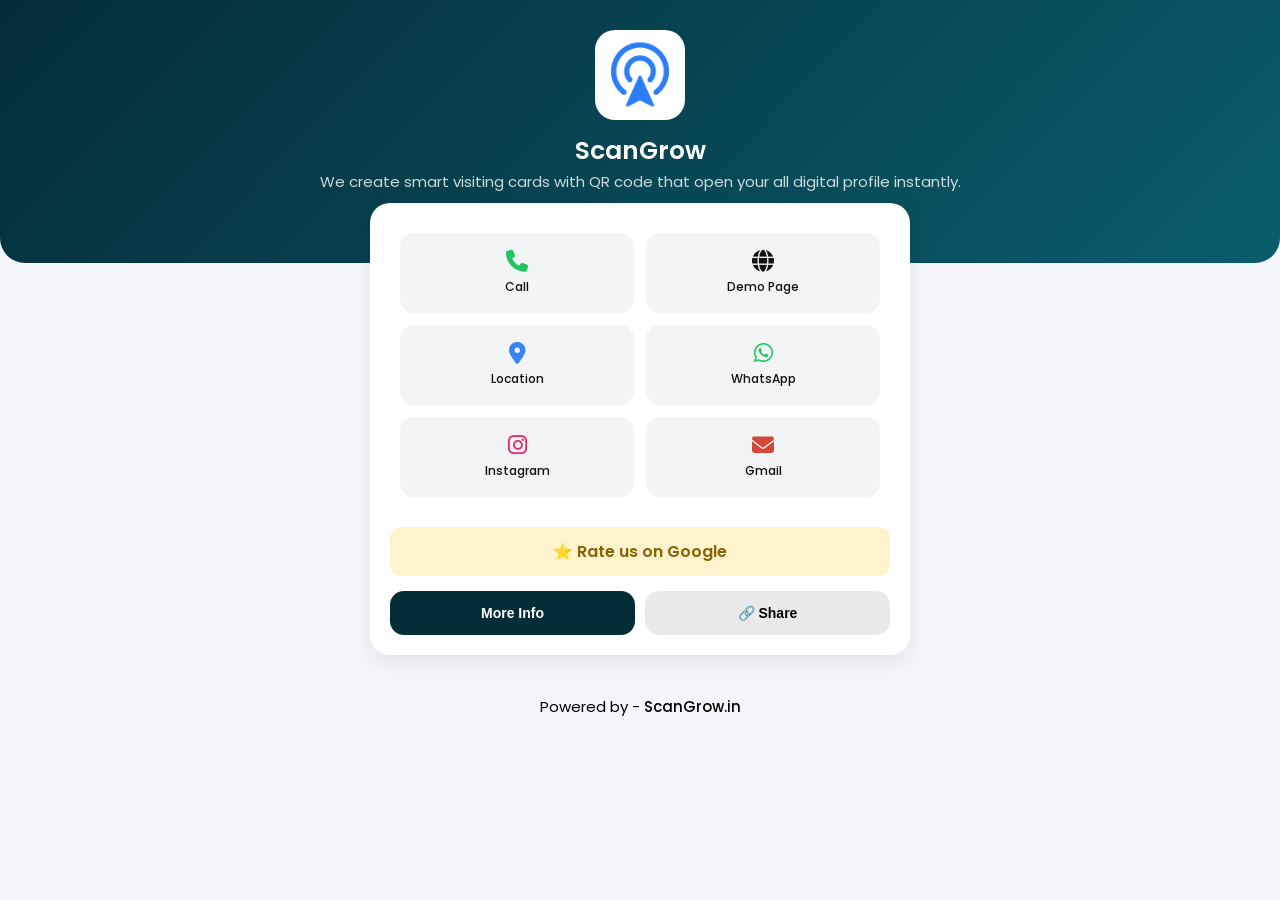
<file: profile/index.html>
<!DOCTYPE html>
<html lang="en">
<head>
<meta charset="UTF-8">
<meta name="viewport" content="width=device-width, initial-scale=1.0">
<title>ScanGrow | Contact Details</title>

<!-- Google tag (gtag.js) -->
<script async src="https://www.googletagmanager.com/gtag/js?id=G-F76BPDDP36"></script>
<script>
  window.dataLayer = window.dataLayer || [];
  function gtag(){dataLayer.push(arguments);}
  gtag('js', new Date());

  gtag('config', 'G-F76BPDDP36');
</script>

<link href="https://fonts.googleapis.com/css2?family=Poppins:wght@400;600&display=swap" rel="stylesheet">
<link rel="stylesheet" href="https://cdnjs.cloudflare.com/ajax/libs/font-awesome/6.5.0/css/all.min.css" />

<style>
body{
  margin:0;
  font-family:Poppins;
  background:#f5f6fa;
}

/* HEADER */
.header{
  background:linear-gradient(135deg,#042d37,#0a5c6d);
  color:#fff;
  padding:30px 20px 70px;
  text-align:center;
  border-bottom-left-radius:25px;
  border-bottom-right-radius:25px;
}

.logo{
  width:90px;
  height:90px;
  border-radius:20px;
  background:#fff;
  margin:auto;
  overflow:hidden;
}

.logo img{
  width:100%;
  height:100%;
  object-fit:cover;
}

.title{
  font-size:25px;
  margin-top:12px;
  font-weight:600;
}

.subtitle{
  font-size:15px;
  opacity:.8;
}

/* MAIN CARD */
.card{
  background:#fff;
  margin:-45px 15px 20px;
  border-radius:20px;
  padding:20px;
  box-shadow:0 8px 25px rgba(0,0,0,.08);
}

/* BUTTON GRID */
.actions{
  display:grid;
  grid-template-columns:repeat(auto-fit,minmax(110px,1fr));
  gap:10px;
  margin-bottom:20px;
}

.action-btn{
  background:#f1f2f6;
  padding:12px;
  border-radius:14px;
  font-size:13px;
  text-align:center;
  text-decoration:none;
  color:#333;
  font-weight:600;
  transition:.2s;
}

.action-btn:hover{
  background:#042d37;
  color:#fff;
}

/* GOOGLE REVIEW */
.review{
  margin:15px 0;
}

.review a{
  display:block;
  text-align:center;
  background:#fff3cd;
  padding:12px;
  border-radius:12px;
  text-decoration:none;
  font-weight:600;
  color:#856404;
}

/* BIG BUTTONS */
.big-buttons{
  display:flex;
  gap:10px;
  margin-top:15px;
}

.big-btn{
  flex:1;
  padding:14px;
  border-radius:14px;
  border:none;
  font-weight:600;
  font-size:14px;
  cursor:pointer;
}

.about-btn{
  background:#042d37;
  color:#fff;
}

.share-btn{
  background:#eaeaea;
}

/* ABOUT */
#about{
  display:none;
  margin-top:15px;
  font-size:14px;
  line-height:1.6;
}

/* RESPONSIVE */
@media (min-width:768px){
  .card{
    max-width:500px;
    margin:-60px auto 30px;
  }
}

.action-grid {
  display: grid;
  grid-template-columns: repeat(2, 1fr);
  gap: 12px;
  padding: 10px;
}

.action-card {
  display: flex;
  flex-direction: column;
  align-items: center;
  justify-content: center;

  height: 80px;
  border-radius: 14px;

  background: #f3f4f6;
  color: #111;

  text-decoration: none;
  font-family: 'Poppins', sans-serif;

  transition: all 0.25s ease;
}

/* ICON */
.action-card i {
  font-size: 22px;
  margin-bottom: 6px;
}

/* TEXT */
.action-card span {
  font-size: 12px;
  font-weight: 500;
}

/* HOVER */
.action-card:hover {
  transform: translateY(-3px);
  background: #042d37;
  color: white;
}

/* PRIMARY (CALL BUTTON SPECIAL) */
.action-card.primary {
  background: #111;
  color: white;
}

/* DEFAULT ICON */
.action-card i {
  font-size: 22px;
  margin-bottom: 6px;
  color: #111;
}

/* BRAND COLORS */
.action-card.whatsapp i {
  color: #22c55e;
}

.action-card.instagram i {
  color: #E1306C;
}

.action-card.youtube i {
  color: #FF0000;
}

.action-card.location i {
  color: #3b82f6;
}

.action-card.call i {
  color: #22c55e;
}

.action-card.envelope i {
  color: #D44638;
}

.action-card.save-contact i {
  color: #3b82f6;
}

.action-card.snapchat i {
  background: #FFFC00;
    color: #000;
}

</style>
</head>

<body>

<div class="header">
  <div class="logo">
    <img src="../assets/logo.jpg" alt="logo">
  </div>
  <div class="title">ScanGrow</div>
  <div class="subtitle">We create smart visiting cards with QR code that open your all digital profile instantly.

</div>
</div>

<div class="card">

  <!-- ACTION BUTTONS -->
  <div class="actions">

   <div class="action-grid">
  
  <a href="tel:+918951337609" class="action-card call" target="_blank">
    <i class="fa-solid fa-phone"></i>
    <span>Call</span>
  </a>
  
  <a href="https://scangrow.in/demo" class="action-card website" target="_blank">
    <i class="fa-solid fa-globe"></i>
    <span>Demo Page</span>
  </a>
  
<a href="https://share.google/QxnaC2U823q8sMXYh" class="action-card location" target="_blank">
    <i class="fa-solid fa-location-dot"></i>
    <span>Location</span>
  </a>

  <a href="https://wa.me/918951337609?text=Want%20Smart%20Visiting%20Cards" class="action-card whatsapp" target="_blank">
    <i class="fa-brands fa-whatsapp"></i>
    <span>WhatsApp</span>
  </a>
  

  <a href="https://www.instagram.com/scangrow.in" class="action-card instagram" target="_blank">
    <i class="fa-brands fa-instagram"></i>
    <span>Instagram</span>
  </a>
  
  <a href="https://mail.google.com/mail/?view=cm&fs=1&to=scangrowofficial@gmail.com" class="action-card envelope" target="_blank">
    <i class="fa-solid fa-envelope"></i>
    <span>Gmail</span>
  </a>
  

</div>
  
  </div>

  <!-- GOOGLE REVIEW -->
  <div class="review">
    <a href="https://www.google.com/search?sca_esv=ab7f61c36d6d1228&rlz=1C1CHBD_enIN955IN955&sxsrf=ANbL-n72_QOr5No7Rlzily_Kdk0RQ2K0vg:1774609138821&si=AL3DRZEsmMGCryMMFSHJ3StBhOdZ2-6yYkXd_doETEE1OR-qOXTUbRBEmLp1iU0PF9FKsWYOGXqPp7QkkPNxSI7oJZyqakzCNx2hQyzGwN_5K6EL9Q0tJHEeBtqmg3g7LwPIyFMKshKbpRgsj8N8I8SxC6DeU2XnFLun0OjdVD7sYg07hClw7Zs%3D&q=Paper+N+Print+%28Thermal+Billing+Roll+Supplier%29+Reviews&sa=X&ved=2ahUKEwjFsNaa9r-TAxU4SmwGHeqcIfgQ0bkNegQINxAH&biw=1440&bih=739&dpr=1" target="_blank">
      ⭐ Rate us on Google
    </a>
  </div>

  <!-- BIG BUTTONS -->
  <div class="big-buttons">
    <button class="big-btn about-btn" onclick="toggleAbout()">More Info</button>
    <button class="big-btn share-btn" onclick="sharePage()">🔗 Share</button>
  </div>

  <!-- ABOUT -->
  <div id="about">
    <p>
      ScanGrow provide Smart Visiting Cards service - That helps you to connect with your customer Digitally Anywhere.<br><br>
      With - ScanGrow
    </p>
  </div>

</div>

<script>
function toggleAbout(){
  let a=document.getElementById("about");
  a.style.display = (a.style.display==="block") ? "none" : "block";
}

function sharePage(){
  if(navigator.share){
    navigator.share({
      title:"ScanGrow Demo",
      text:"Check this out",
      url:window.location.href
    });
  }else{
    alert("Sharing not supported on this device");
  }
}
</script>
<footer style="text-align:center; padding:10px; font-size:15px; color:#000000;">
  Powered by - 
  <a href="https://scangrow.in" target="_blank" style="color:#000000; text-decoration:none; font-weight:500;">
    ScanGrow.in
  </a>
</footer>
</body>
</html>
</file>
